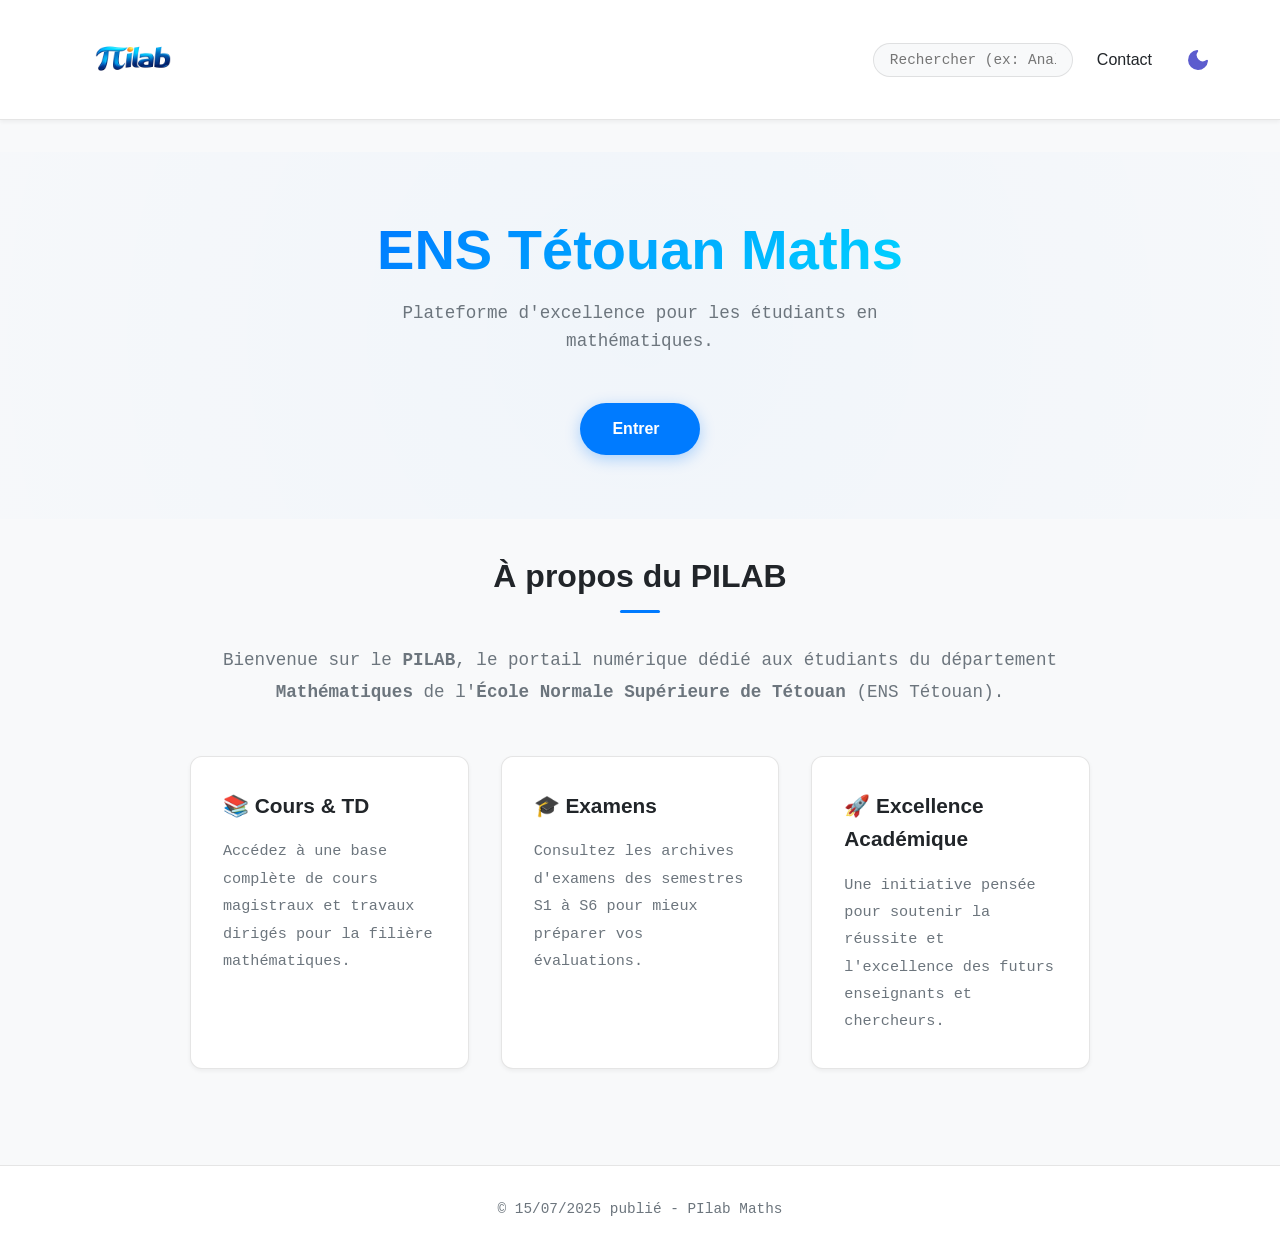
<file: index.html>
<!DOCTYPE html>
<html lang="fr" data-theme="light">

<head>
    <meta name="google-site-verification" content="vB6niyCfg5U5yJbvKF1G--aaFftLFyLb_M4g_LtygfQ" />
    <meta charset="UTF-8">
    <meta name="viewport" content="width=device-width, initial-scale=1.0, maximum-scale=1.0, user-scalable=no">
    <meta name="description"
        content="Plateforme d'excellence pour les étudiants en mathématiques de l'ENS Tétouan. Résumés, cours et examens.">
    <meta name="keywords" content="Mathématiques, ENS Tétouan, Cours, TD, Examens, Algèbre, Analyse, PILAB">
    <meta name="author" content="PILAB - ENS Tétouan">
    <meta http-equiv="Content-Security-Policy"
        content="default-src 'self'; script-src 'self' 'unsafe-inline'; style-src 'self' 'unsafe-inline' https://fonts.googleapis.com; font-src 'self' https://fonts.gstatic.com; img-src 'self' data:; object-src 'none'; base-uri 'self';">

    <!-- Open Graph / Facebook -->
    <meta property="og:type" content="website">
    <meta property="og:url" content="https://ens-math-ali.github.io/SITE-PILAB/">
    <meta property="og:title" content="πLab - ENS Tétouan Maths">
    <meta property="og:description"
        content="Plateforme d'excellence pour les étudiants en mathématiques de l'ENS Tétouan. Résumés, cours et examens.">
    <meta property="og:image" content="https://ens-math-ali.github.io/SITE-PILAB/images/logo.svg">

    <!-- Twitter -->
    <meta property="twitter:card" content="summary_large_image">
    <meta property="twitter:url" content="https://ens-math-ali.github.io/SITE-PILAB/">
    <meta property="twitter:title" content="πLab - ENS Tétouan Maths">
    <meta property="twitter:description"
        content="Plateforme d'excellence pour les étudiants en mathématiques de l'ENS Tétouan. Résumés, cours et examens.">
    <meta property="twitter:image" content="https://ens-math-ali.github.io/SITE-PILAB/images/logo.svg">

    <link rel="canonical" href="https://ens-math-ali.github.io/SITE-PILAB/">
    <title>πLab - ENS Tétouan Maths</title>
    <link rel="shortcut icon" href="images/favicon.ico" type="image/x-icon">
    <link rel="icon" type="image/png" sizes="16x16" href="images/favicon-16x16.png">
    <link rel="icon" type="image/png" sizes="32x32" href="images/favicon-32x32.png">
    <link rel="icon" type="image/png" sizes="48x48" href="images/favicon-48x48.png">
    <link rel="icon" type="image/png" sizes="96x96" href="images/favicon-96x96.png">
    <link rel="icon" type="image/png" sizes="192x192" href="images/favicon-192.png">
    <link rel="apple-touch-icon" sizes="180x180" href="images/favicon-180x180.png">
    <link rel="manifest" href="manifest.json">

    <!-- Fonts & CSS -->
    <link rel="stylesheet" href="css/style.css">
    <!-- Structured Data (JSON-LD) -->
    <script type="application/ld+json">
    {
      "@context": "https://schema.org",
      "@type": "WebSite",
      "name": "πLab - ENS Tétouan Maths",
      "url": "https://ens-math-ali.github.io/SITE-PILAB/",
      "potentialAction": {
        "@type": "SearchAction",
        "target": "https://ens-math-ali.github.io/SITE-PILAB/unites.html?search={search_term_string}",
        "query-input": "required name=search_term_string"
      },
      "publisher": {
        "@type": "Organization",
        "name": "ENS Tétouan - Département Mathématiques",
        "logo": {
          "@type": "ImageObject",
          "url": "https://ens-math-ali.github.io/SITE-PILAB/images/logo.svg"
        }
      }
    }
    </script>
    <script type="application/ld+json">
    {
      "@context": "https://schema.org",
      "@type": "Organization",
      "name": "πLab",
      "url": "https://ens-math-ali.github.io/SITE-PILAB/",
      "logo": "https://ens-math-ali.github.io/SITE-PILAB/images/logo.svg"
    }
    </script>
    <!-- Google tag (gtag.js) -->
    <script async src="https://www.googletagmanager.com/gtag/js?id=G-GX50ZP8H44"></script>
    <script>
        window.dataLayer = window.dataLayer || [];
        function gtag() { dataLayer.push(arguments); }
        gtag('js', new Date());

        gtag('config', 'G-GX50ZP8H44');
    </script>
</head>

<body>
    <header>
        <div class="container">
            <a href="index.html" class="logo-container">
                <img src="images/pilab.png" alt="πLab Logo" class="logo-img">
            </a>

            <div class="nav-wrapper">
                <div class="search-container">
                    <input type="text" id="global-search" placeholder="Rechercher (ex: Analyse, S3)..."
                        class="search-input" aria-label="Recherche">
                    <ul id="search-results" class="search-results"></ul>
                </div>
                <a href="contact.html" class="nav-link">Contact</a>
                <div class="controls">
                    <button id="dark-mode-toggle" class="icon-btn" aria-label="Toggle Dark Mode">
                        <img id="theme-icon" src="images/moon.svg" alt="Dark Mode" class="theme-icon-img">
                    </button>
                </div>
            </div>

        </div>
    </header>

    <main>
        <section class="hero">
            <h1 class="hero-title">ENS Tétouan Maths</h1>
            <p class="hero-subtitle">Plateforme d'excellence pour les étudiants en mathématiques.</p>

            <a href="semestres.html" class="btn-primary">
                Entrer
                <span class="arrow"></span>
            </a>
        </section>


        <section class="container about-section">
            <h2 class="section-title">À propos du PILAB</h2>
            <div class="about-content">
                <p>
                    Bienvenue sur le <strong>PILAB</strong>, le portail numérique dédié aux étudiants du département
                    <strong>Mathématiques</strong> de l'<strong>École Normale Supérieure de Tétouan</strong> (ENS
                    Tétouan).
                </p>    
                <div class="features-grid">
                    <div class="feature-item">
                        <h3>📚 Cours & TD</h3>
                        <p>Accédez à une base complète de cours magistraux et travaux dirigés pour la filière
                            mathématiques.</p>
                    </div>
                    <div class="feature-item">
                        <h3>🎓 Examens </h3>
                        <p>Consultez les archives d'examens des semestres S1 à S6 pour mieux préparer vos évaluations.
                        </p>
                    </div>
                    <div class="feature-item">
                        <h3>🚀 Excellence Académique</h3>
                        <p>Une initiative pensée pour soutenir la réussite et l'excellence des futurs enseignants et
                            chercheurs.</p>
                    </div>
                </div>
            </div>
        </section>
    </main>

    <footer>
        <div class="container">
            <p>&copy; 15/07/2025 publié - PIlab Maths</p>
        </div>
    </footer>

    <!-- Scripts -->
    <script src="js/main.js" defer></script>
</body>

</html>
</file>
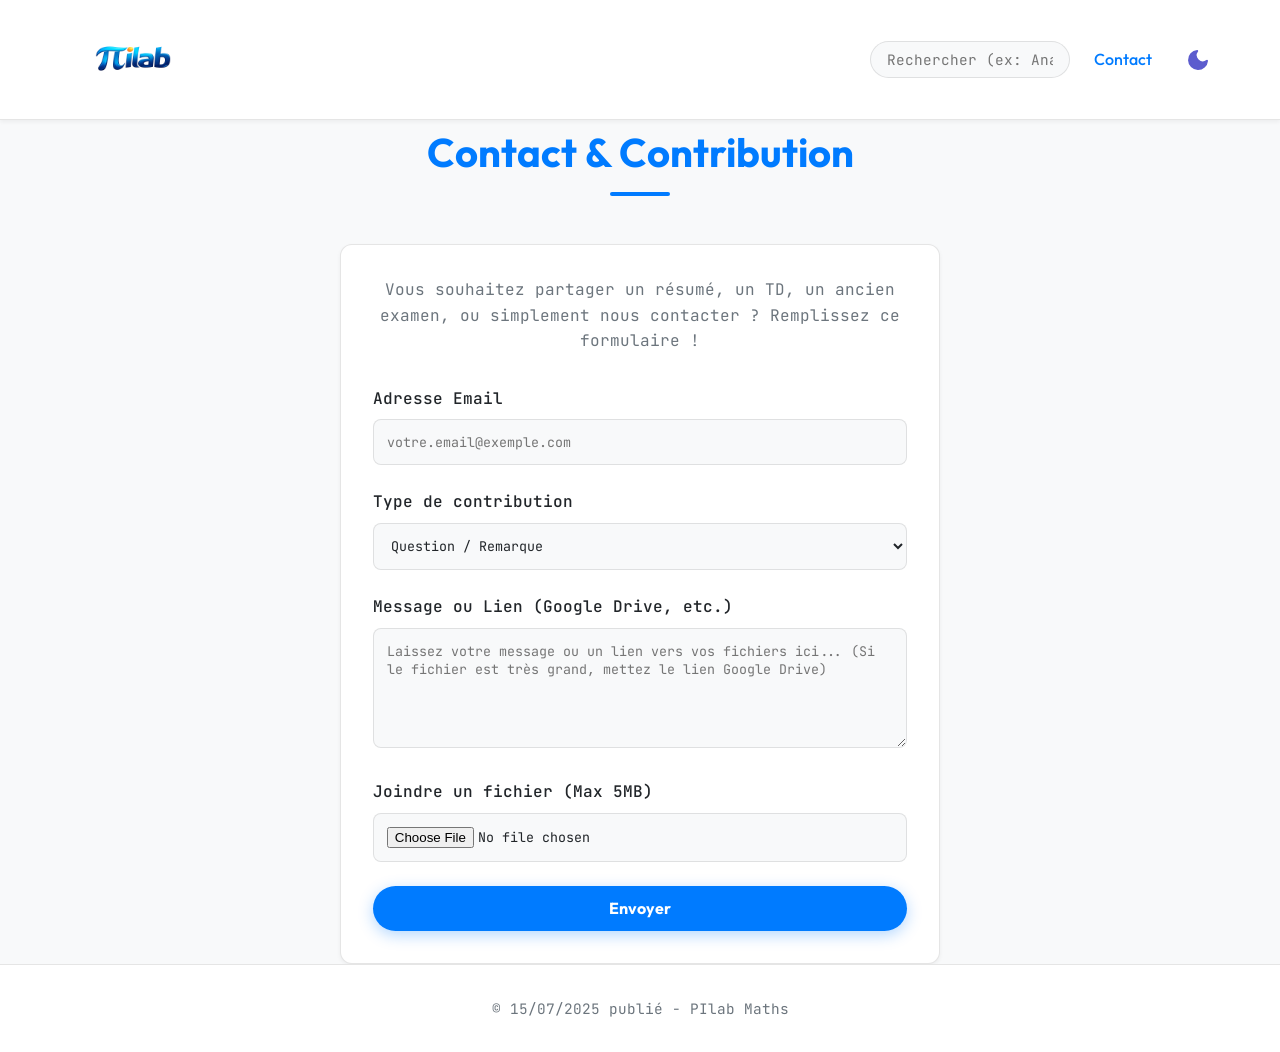
<file: contact.html>
<!DOCTYPE html>
<html lang="fr" data-theme="light">

<head>
    <meta charset="UTF-8">
    <meta name="viewport" content="width=device-width, initial-scale=1.0, maximum-scale=1.0, user-scalable=no">
    <title>πLab - Contact & Contribution</title>
    <link rel="shortcut icon" href="images/favicon.ico" type="image/x-icon">
    <link rel="icon" type="image/png" sizes="16x16" href="images/favicon-16x16.png">
    <link rel="icon" type="image/png" sizes="32x32" href="images/favicon-32x32.png">
    <link rel="icon" type="image/png" sizes="48x48" href="images/favicon-48x48.png">
    <link rel="icon" type="image/png" sizes="96x96" href="images/favicon-96x96.png">
    <link rel="icon" type="image/png" sizes="192x192" href="images/favicon-192.png">
    <link rel="apple-touch-icon" sizes="180x180" href="images/favicon-180x180.png">
    <link rel="manifest" href="manifest.json">
    <link rel="stylesheet" href="css/style.css">
    <style>
        .contact-container {
            max-width: 600px;
            margin: 0 auto;
            background: var(--card-bg);
            padding: 2rem;
            border-radius: var(--radius-md);
            box-shadow: var(--shadow-sm);
            border: 1px solid var(--border-color);
        }

        .form-group {
            margin-bottom: 1.5rem;
        }

        .form-group label {
            display: block;
            margin-bottom: 0.5rem;
            font-weight: 500;
        }

        .form-control {
            width: 100%;
            padding: 0.8rem;
            border: 1px solid var(--border-color);
            border-radius: var(--radius-sm);
            background: var(--bg-color);
            color: var(--text-color);
            font-family: inherit;
        }

        .form-control:focus {
            outline: none;
            border-color: var(--primary-color);
        }

        textarea.form-control {
            resize: vertical;
            min-height: 120px;
        }
    </style>
</head>

<body>
    <header>
        <div class="container">
            <a href="index.html" class="logo-container">
                <img src="images/pilab.png" alt="πLab Logo" class="logo-img">
            </a>
            <div class="nav-wrapper">
                <div class="search-container">
                    <input type="text" id="global-search" placeholder="Rechercher (ex: Analyse, S3)..."
                        class="search-input" aria-label="Recherche">
                    <ul id="search-results" class="search-results"></ul>
                </div>
                <a href="contact.html" class="nav-link" style="color: var(--primary-color);">Contact</a>
                <div class="controls">
                    <button id="dark-mode-toggle" class="icon-btn" aria-label="Toggle Dark Mode">
                        <img id="theme-icon" src="images/moon.svg" alt="Dark Mode" class="theme-icon-img">
                    </button>
                </div>
            </div>
        </div>
    </header>

    <main class="container">
        <h1 class="page-title">Contact & Contribution</h1>

        <div class="contact-container">
            <p style="text-align: center; margin-bottom: 2rem; color: var(--text-muted);">
                Vous souhaitez partager un résumé, un TD, un ancien examen, ou simplement nous contacter ? Remplissez ce
                formulaire !
            </p>
            <form id="contactForm" action="https://formsubmit.co/imalailazkai.50026091@gmail.com" method="POST"
                enctype="multipart/form-data">
                <!-- Disable Captcha -->
                <input type="hidden" name="_captcha" value="false">
                <input type="hidden" name="_subject" value="Nouveau message depuis πLab !">


                <div class="form-group">
                    <label for="email">Adresse Email</label>
                    <input type="email" id="email" name="email" class="form-control" required
                        placeholder="votre.email@exemple.com">
                </div>
                <div class="form-group">
                    <label for="type">Type de contribution</label>
                    <select id="type" name="type" class="form-control">
                        <option value="question">Question / Remarque</option>
                        <option value="cours">Partage d'un Cours</option>
                        <option value="td">Partage de TD / Exercices</option>
                        <option value="examen">Partage d'un ancien Examen</option>
                    </select>
                </div>
                <div class="form-group">
                    <label for="message">Message ou Lien (Google Drive, etc.)</label>
                    <textarea id="message" name="message" class="form-control"
                        placeholder="Laissez votre message ou un lien vers vos fichiers ici... (Si le fichier est très grand, mettez le lien Google Drive)"></textarea>
                </div>
                <div class="form-group">
                    <label for="attachment">Joindre un fichier (Max 5MB)</label>
                    <input type="file" id="attachment" name="attachment" class="form-control"
                        accept=".pdf,.png,.jpg,.jpeg">
                    <small id="fileError" style="color: red; display: none; margin-top: 5px;">Le fichier est trop grand.
                        Limite: 5MB.</small>
                </div>
                <button type="submit" class="btn-primary" style="width: 100%; justify-content: center;">Envoyer</button>
            </form>
        </div>
    </main>

    <footer>
        <div class="container">
            <p>&copy; 15/07/2025 publié - PIlab Maths</p>
        </div>
    </footer>

    <script src="js/main.js" defer></script>
    <script>
        document.getElementById('contactForm').addEventListener('submit', function (e) {
            const fileInput = document.getElementById('attachment');
            const fileError = document.getElementById('fileError');

            if (fileInput.files.length > 0) {
                const fileSize = fileInput.files[0].size / 1024 / 1024; // in MB
                if (fileSize > 5) {
                    e.preventDefault();
                    fileError.style.display = 'block';
                    fileInput.value = ''; // clear input
                    return false;
                }
            }
            fileError.style.display = 'none';
        });
    </script>
</body>

</html>
</file>
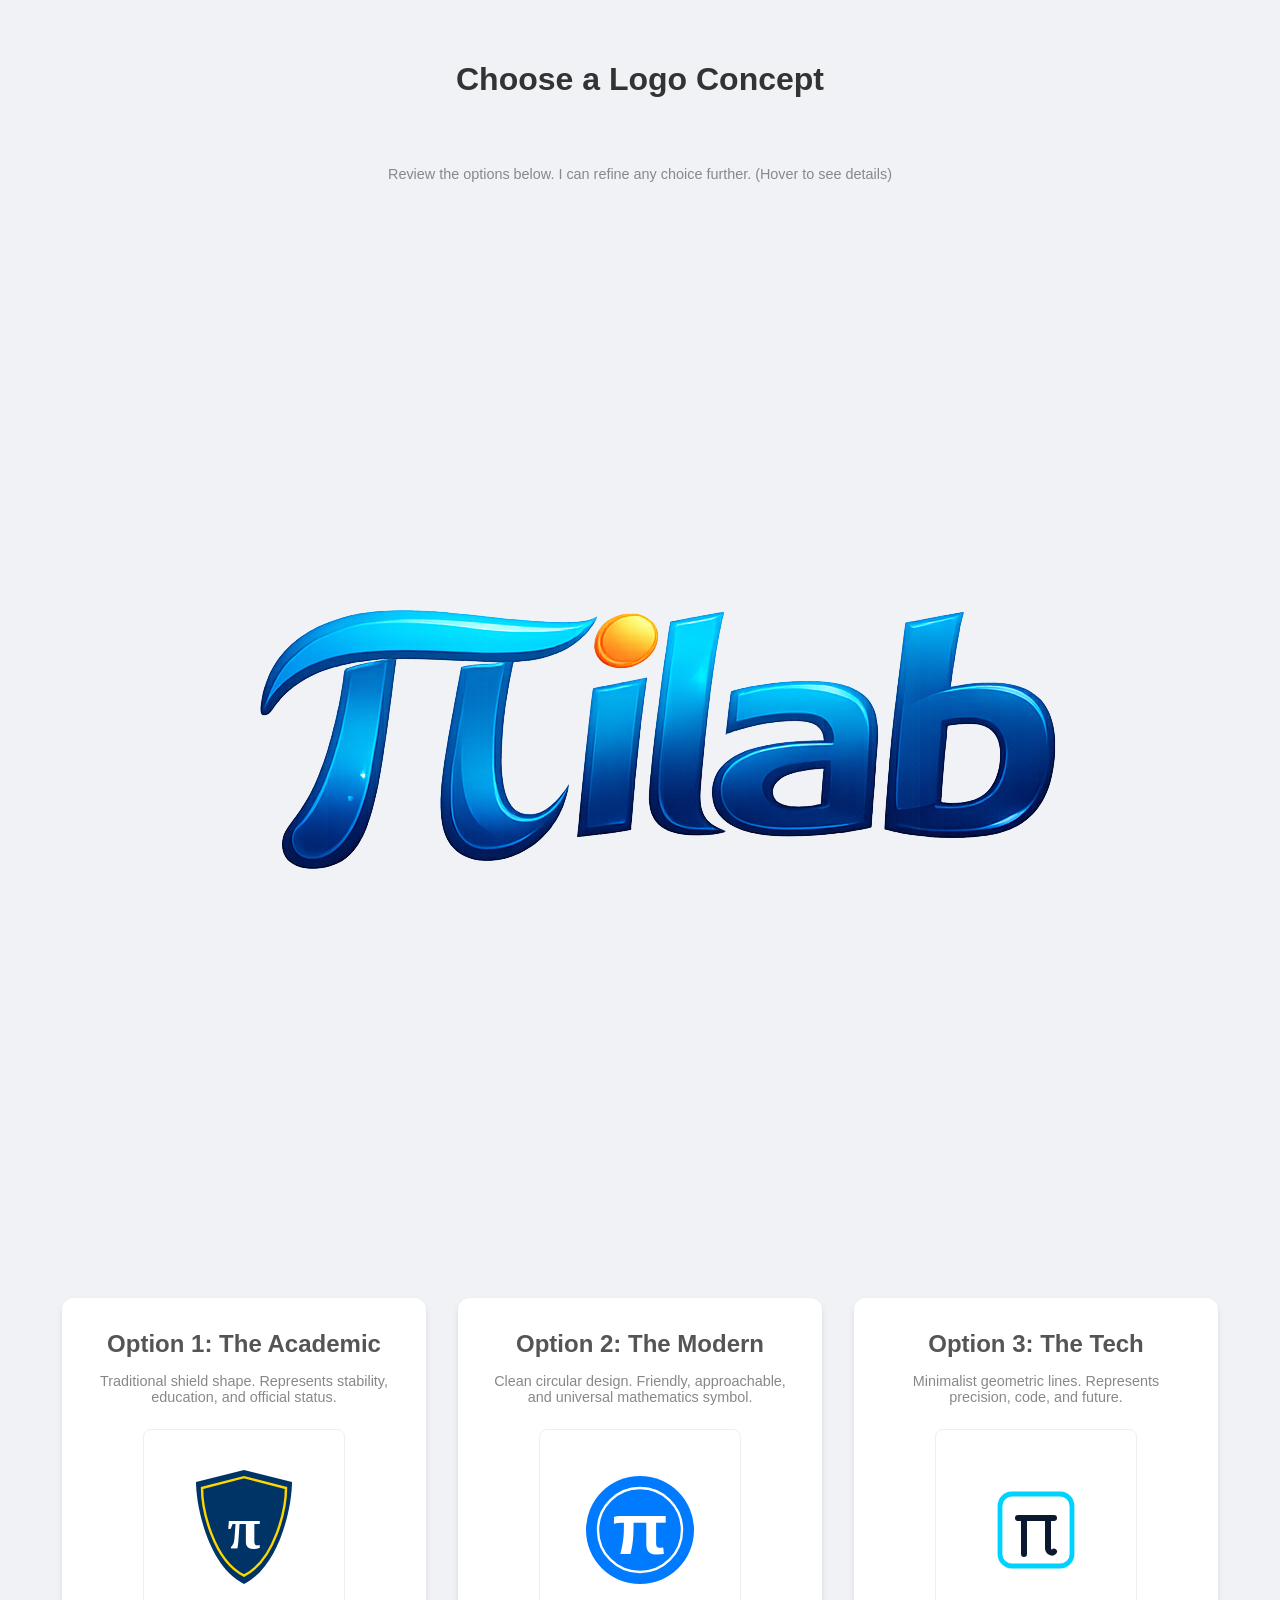
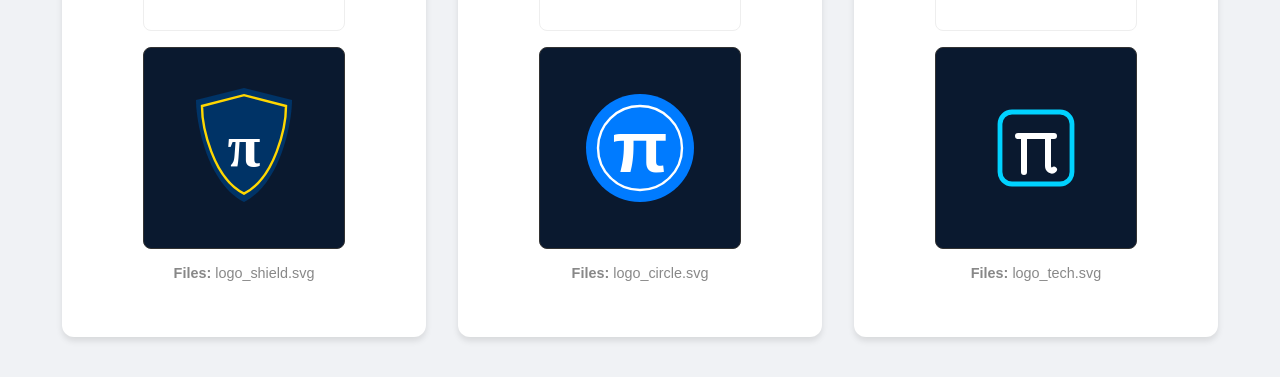
<file: logo_options.html>
<!DOCTYPE html>
<html lang="fr" data-theme="light">

<head>
    <meta charset="UTF-8">
    <meta name="viewport" content="width=device-width, initial-scale=1.0">
    <title>PILAB Logo Options</title>
    <style>
        body {
            font-family: 'Segoe UI', sans-serif;
            background-color: #f0f2f5;
            display: flex;
            flex-direction: column;
            align-items: center;
            padding: 2rem;
            gap: 2rem;
        }

        h1 {
            color: #333;
        }

        .options-container {
            display: flex;
            flex-wrap: wrap;
            gap: 2rem;
            justify-content: center;
        }

        .option-card {
            background: white;
            padding: 2rem;
            border-radius: 12px;
            box-shadow: 0 4px 6px rgba(0, 0, 0, 0.1);
            text-align: center;
            width: 300px;
            transition: transform 0.2s;
        }

        .option-card:hover {
            transform: translateY(-5px);
        }

        .logo-preview {
            width: 200px;
            height: 200px;
            margin: 0 auto 1rem;
            display: flex;
            align-items: center;
            justify-content: center;
            border: 1px solid #eee;
            border-radius: 8px;
            background-color: white;
        }

        .dark-mode-preview {
            background-color: #0a192f;
            border-color: #333;
        }

        h2 {
            margin: 0 0 0.5rem;
            color: #555;
        }

        p {
            color: #888;
            margin-bottom: 1.5rem;
            font-size: 0.9rem;
        }

        button {
            padding: 0.8rem 1.5rem;
            background-color: #007bff;
            color: white;
            border: none;
            border-radius: 6px;
            cursor: pointer;
            font-weight: bold;
        }

        button:hover {
            background-color: #0056b3;
        }
    </style>
</head>

<body>

    <h1>Choose a Logo Concept</h1>
    <p>Review the options below. I can refine any choice further. (Hover to see details)</p>

      <a href="index.html" class="logo-container">
        <img src="images/pilab.png" alt="πLab Logo" class="logo-img">
      </a>
    <div class="options-container">

        <!-- Option 1: Academic Shield -->
        <div class="option-card">
            <h2>Option 1: The Academic</h2>
            <p>Traditional shield shape. Represents stability, education, and official status.</p>
            <div class="logo-preview">
                <svg viewBox="0 0 100 100" width="120" height="120">
                    <path d="M50 95 C20 80 10 30 10 10 L50 0 L90 10 C90 30 80 80 50 95 Z" fill="#003366" />
                    <path d="M15 15 L50 6 L85 15 C85 32 76 75 50 88 C24 75 15 32 15 15 Z" fill="none" stroke="#FFD700"
                        stroke-width="2" />
                    <text x="50" y="65" font-family="serif" font-weight="bold" font-size="50" text-anchor="middle"
                        fill="white">π</text>
                </svg>
            </div>
            <div class="logo-preview dark-mode-preview">
                <!-- Same SVG for Dark Mode check -->
                <svg viewBox="0 0 100 100" width="120" height="120">
                    <path d="M50 95 C20 80 10 30 10 10 L50 0 L90 10 C90 30 80 80 50 95 Z" fill="#003366" />
                    <path d="M15 15 L50 6 L85 15 C85 32 76 75 50 88 C24 75 15 32 15 15 Z" fill="none" stroke="#FFD700"
                        stroke-width="2" />
                    <text x="50" y="65" font-family="serif" font-weight="bold" font-size="50" text-anchor="middle"
                        fill="white">π</text>
                </svg>
            </div>
            <p><strong>Files:</strong> logo_shield.svg</p>
        </div>

        <!-- Option 2: Modern Circle -->
        <div class="option-card">
            <h2>Option 2: The Modern</h2>
            <p>Clean circular design. Friendly, approachable, and universal mathematics symbol.</p>
            <div class="logo-preview">
                <svg viewBox="0 0 100 100" width="120" height="120">
                    <circle cx="50" cy="50" r="45" fill="#007bff" />
                    <circle cx="50" cy="50" r="35" fill="none" stroke="white" stroke-width="2" />
                    <text x="50" y="70" font-family="sans-serif" font-weight="bold" font-size="60" text-anchor="middle"
                        fill="white">π</text>
                </svg>
            </div>
            <div class="logo-preview dark-mode-preview">
                <svg viewBox="0 0 100 100" width="120" height="120">
                    <circle cx="50" cy="50" r="45" fill="#007bff" />
                    <circle cx="50" cy="50" r="35" fill="none" stroke="white" stroke-width="2" />
                    <text x="50" y="70" font-family="sans-serif" font-weight="bold" font-size="60" text-anchor="middle"
                        fill="white">π</text>
                </svg>
            </div>
            <p><strong>Files:</strong> logo_circle.svg</p>
        </div>

        <!-- Option 3: Tech/Minimal -->
        <div class="option-card">
            <h2>Option 3: The Tech</h2>
            <p>Minimalist geometric lines. Represents precision, code, and future.</p>
            <div class="logo-preview">
                <svg viewBox="0 0 100 100" width="120" height="120">
                    <rect x="20" y="20" width="60" height="60" rx="10" fill="none" stroke="#00d2ff" stroke-width="4" />
                    <path d="M35 40 H65 M40 40 V70 M60 40 V65 C60 68 63 70 65 68" fill="none" stroke="#0a192f"
                        stroke-width="5" stroke-linecap="round" />
                </svg>
            </div>
            <div class="logo-preview dark-mode-preview">
                <svg viewBox="0 0 100 100" width="120" height="120">
                    <rect x="20" y="20" width="60" height="60" rx="10" fill="none" stroke="#00d2ff" stroke-width="4" />
                    <path d="M35 40 H65 M40 40 V70 M60 40 V65 C60 68 63 70 65 68" fill="none" stroke="white"
                        stroke-width="5" stroke-linecap="round" />
                </svg>
            </div>
            <p><strong>Files:</strong> logo_tech.svg</p>
        </div>

    </div>

</body>

</html>
</file>
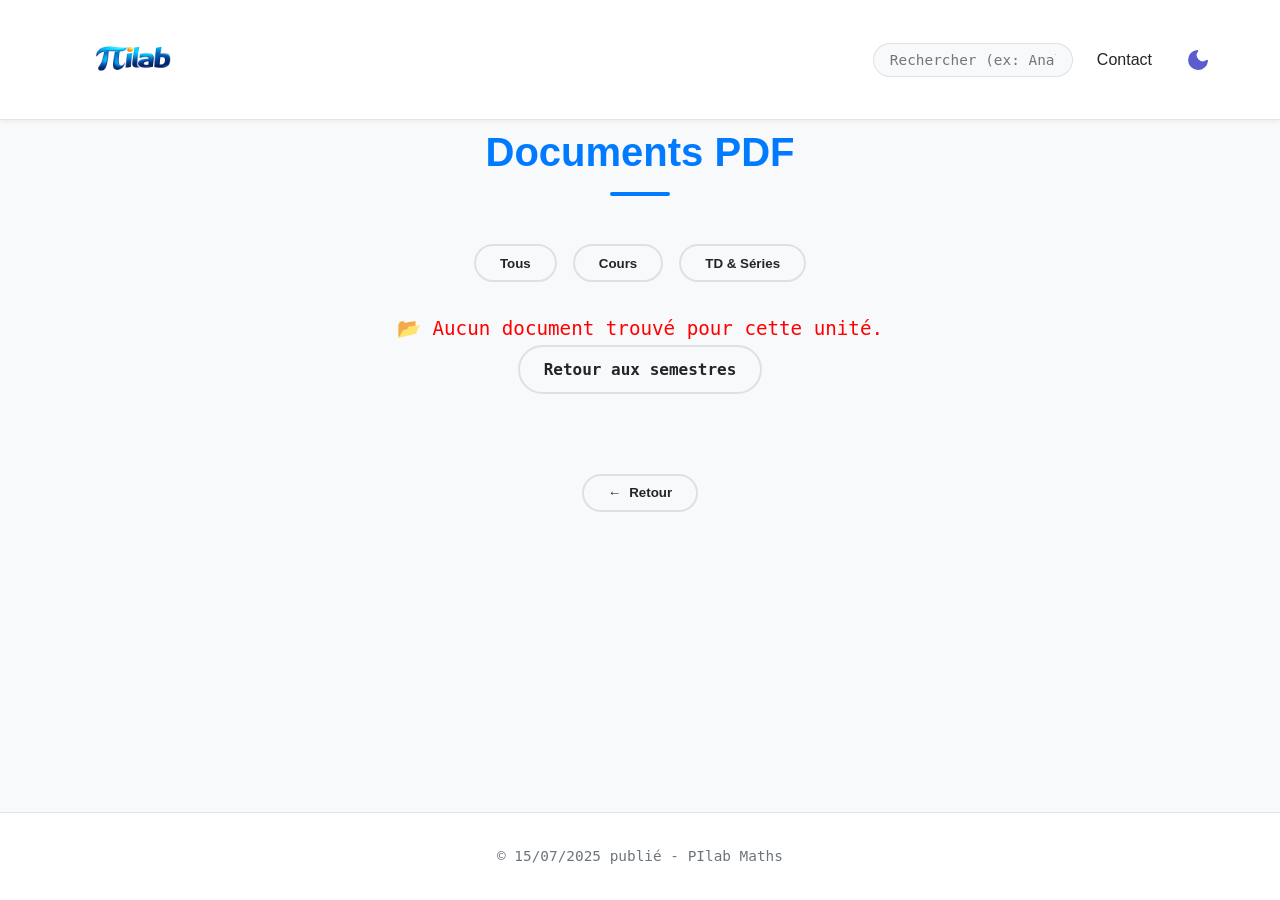
<file: pdf.html>
<!DOCTYPE html>
<html lang="fr" data-theme="light">

<head>
  <meta charset="UTF-8">
  <meta name="viewport" content="width=device-width, initial-scale=1.0, maximum-scale=1.0, user-scalable=no">
  <meta name="description" content="Visualisez et téléchargez les documents PDF, cours et séries d'exercices.">
  <meta name="keywords" content="PDF, Documents, Téléchargement, Cours, Mathématiques, ENS Tétouan">
  <meta name="author" content="PILAB - ENS Tétouan">
  <meta http-equiv="Content-Security-Policy"
    content="default-src 'self'; script-src 'self' 'unsafe-inline'; style-src 'self' 'unsafe-inline' https://fonts.googleapis.com; font-src 'self' https://fonts.gstatic.com; img-src 'self' data:; object-src 'self'; frame-src 'self'; base-uri 'self';">

  <!-- Open Graph / Facebook -->
  <meta property="og:type" content="website">
  <meta property="og:url" content="https://ens-math-ali.github.io/SITE-PILAB/pdf.html">
  <meta property="og:title" content="πLab - Documents PDF">
  <meta property="og:description" content="Visualisez et téléchargez les documents PDF, cours et séries d'exercices.">
  <meta property="og:image" content="https://ens-math-ali.github.io/SITE-PILAB/images/logo.svg">

  <!-- Twitter -->
  <meta property="twitter:card" content="summary_large_image">
  <meta property="twitter:url" content="https://ens-math-ali.github.io/SITE-PILAB/pdf.html">
  <meta property="twitter:title" content="πLab - Documents PDF">
  <meta property="twitter:description"
    content="Visualisez et téléchargez les documents PDF, cours et séries d'exercices.">
  <meta property="twitter:image" content="https://ens-math-ali.github.io/SITE-PILAB/images/logo.svg">

  <link rel="canonical" href="https://ens-math-ali.github.io/SITE-PILAB/pdf.html">
  <title>πLab - Documents PDF</title>
  <link rel="shortcut icon" href="images/favicon.ico" type="image/x-icon">
  <link rel="icon" type="image/png" sizes="16x16" href="images/favicon-16x16.png">
  <link rel="icon" type="image/png" sizes="32x32" href="images/favicon-32x32.png">
  <link rel="icon" type="image/png" sizes="48x48" href="images/favicon-48x48.png">
  <link rel="icon" type="image/png" sizes="96x96" href="images/favicon-96x96.png">
  <link rel="icon" type="image/png" sizes="192x192" href="images/favicon-192.png">
  <link rel="apple-touch-icon" sizes="180x180" href="images/favicon-180x180.png">
  <link rel="manifest" href="manifest.json">
  <link rel="stylesheet" href="css/style.css?v=restore">
  <!-- Structured Data (Breadcrumb) -->
  <script type="application/ld+json">
  {
    "@context": "https://schema.org",
    "@type": "BreadcrumbList",
    "itemListElement": [{
      "@type": "ListItem",
      "position": 1,
      "name": "Accueil",
      "item": "https://ens-math-ali.github.io/SITE-PILAB/index.html"
    },{
      "@type": "ListItem",
      "position": 2,
      "name": "Modules",
      "item": "https://ens-math-ali.github.io/SITE-PILAB/unites.html"
    },{
      "@type": "ListItem",
      "position": 3,
      "name": "Documents PDF",
      "item": "https://ens-math-ali.github.io/SITE-PILAB/pdf.html"
    }]
  }
  </script>
</head>

<body>
  <header>
    <div class="container">
      <a href="index.html" class="logo-container">
        <img src="images/pilab.png" alt="πLab Logo" class="logo-img">
      </a>

            <div class="nav-wrapper">
                <div class="search-container">
                    <input type="text" id="global-search" placeholder="Rechercher (ex: Analyse, S3)..." class="search-input" aria-label="Recherche">
                    <ul id="search-results" class="search-results"></ul>
                </div>
                <a href="contact.html" class="nav-link">Contact</a>
                <div class="controls">
                    <button id="dark-mode-toggle" class="icon-btn" aria-label="Toggle Dark Mode">
                        <img id="theme-icon" src="images/moon.svg" alt="Dark Mode" class="theme-icon-img">
                    </button>
                </div>
            </div>
    </div>
  </header>

  <main class="container">
    <h1 class="page-title">Documents PDF</h1>

    <div class="filter-controls" style="display: flex; justify-content: center; gap: 1rem; margin-bottom: 2rem; flex-wrap: wrap;">
      <button class="btn-secondary filter-btn active" data-filter="all">Tous</button>
      <button class="btn-secondary filter-btn" data-filter="cours">Cours</button>
      <button class="btn-secondary filter-btn" data-filter="td">TD & Séries</button>
    </div>

    <div class="grid-layout" id="pdfContainer">
      <!-- Content injected by js/pdfGridLoader.js -->
    </div>

    <div style="text-align: center; margin-top: 3rem;">
      <button onclick="history.back()" class="btn-secondary">
        <span>←</span> Retour
      </button>
    </div>
  </main>

  <footer>
    <div class="container">
      <p>&copy; 15/07/2025 publié - PIlab Maths</p>
    </div>
  </footer>

  <!-- PDF Modal View -->
  <div class="modal-overlay" id="pdfModal">
    <div class="modal-content">
      <button class="modal-close" onclick="closePdf()">×</button>
      <iframe id="pdfViewer" class="modal-iframe" src=""></iframe>
    </div>
  </div>

  <script src="js/pdfGridLoader.js" defer></script>
  <script src="js/main.js" defer></script>
</body>

</html>
</file>
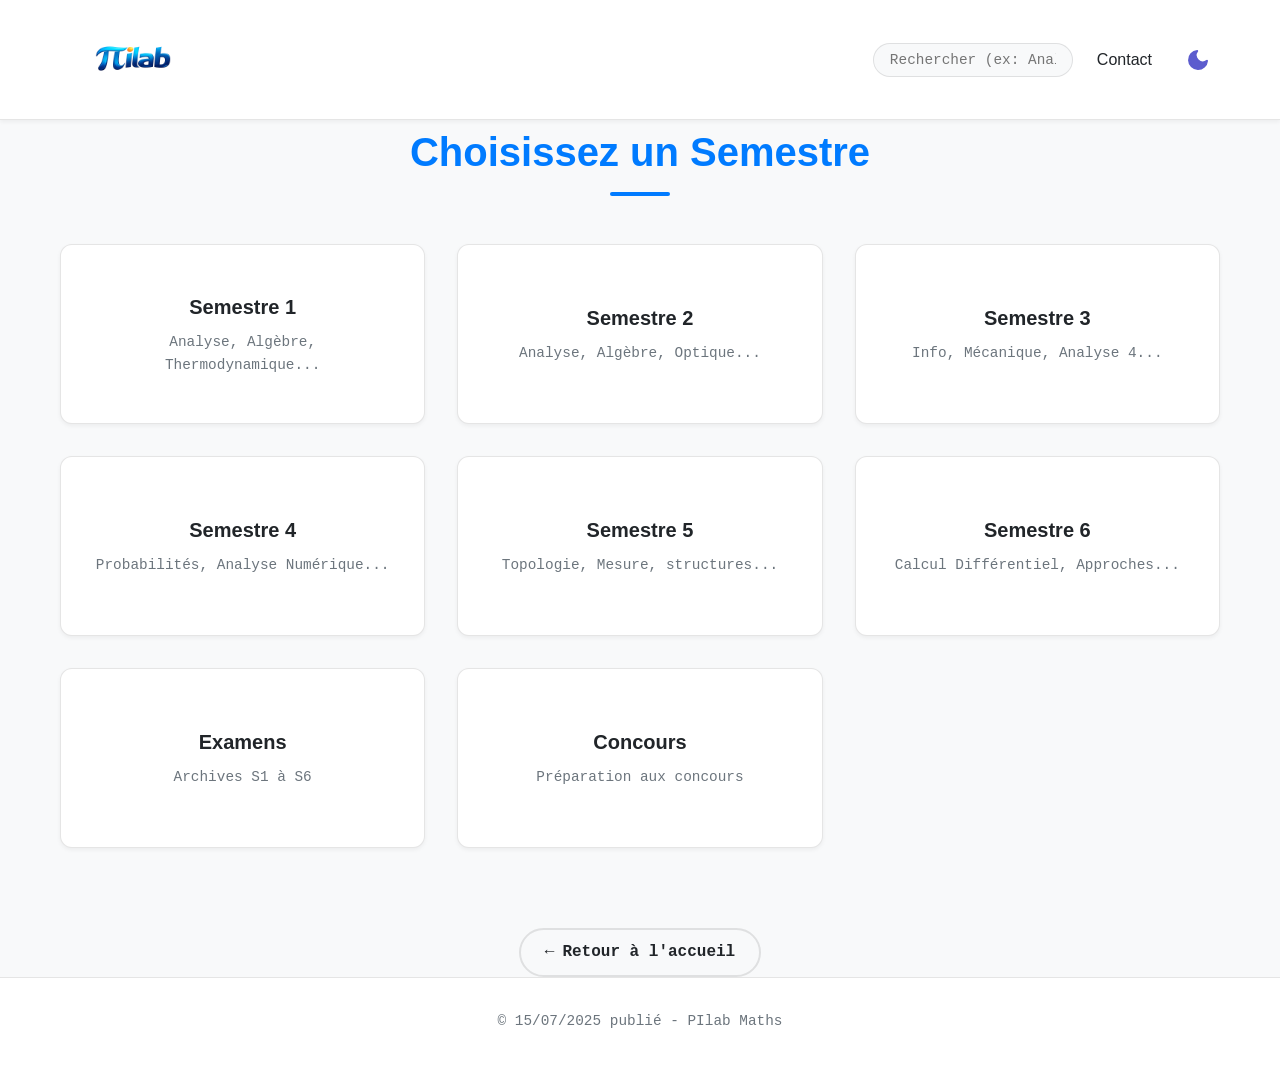
<file: semestres.html>
<!DOCTYPE html>
<html lang="fr" data-theme="light">

<head>
    <meta charset="UTF-8">
    <meta name="viewport" content="width=device-width, initial-scale=1.0, maximum-scale=1.0, user-scalable=no">
    <meta name="description"
        content="Parcourez les semestres de la filière Mathématiques à l'ENS Tétouan. S1 à S6, Examens et Concours.">
    <meta name="keywords" content="Semestres, S1, S2, S3, S4, S5, S6, Examens, Concours, ENS Tétouan">
    <meta name="author" content="PILAB - ENS Tétouan">
    <meta http-equiv="Content-Security-Policy"
        content="default-src 'self'; script-src 'self' 'unsafe-inline'; style-src 'self' 'unsafe-inline' https://fonts.googleapis.com; font-src 'self' https://fonts.gstatic.com; img-src 'self' data:; object-src 'none'; base-uri 'self';">

    <!-- Open Graph / Facebook -->
    <meta property="og:type" content="website">
    <meta property="og:url" content="https://ens-math-ali.github.io/SITE-PILAB/semestres.html">
    <meta property="og:title" content="πLab - Semestres">
    <meta property="og:description"
        content="Parcourez les semestres de la filière Mathématiques à l'ENS Tétouan. S1 à S6, Examens et Concours.">
    <meta property="og:image" content="https://ens-math-ali.github.io/SITE-PILAB/images/logo.svg">

    <!-- Twitter -->
    <meta property="twitter:card" content="summary_large_image">
    <meta property="twitter:url" content="https://ens-math-ali.github.io/SITE-PILAB/semestres.html">
    <meta property="twitter:title" content="πLab - Semestres">
    <meta property="twitter:description"
        content="Parcourez les semestres de la filière Mathématiques à l'ENS Tétouan. S1 à S6, Examens et Concours.">
    <meta property="twitter:image" content="https://ens-math-ali.github.io/SITE-PILAB/images/logo.svg">

    <link rel="canonical" href="https://ens-math-ali.github.io/SITE-PILAB/semestres.html">
    <title>πLab - Semestres</title>
    <link rel="shortcut icon" href="images/favicon.ico" type="image/x-icon">
    <link rel="icon" type="image/png" sizes="16x16" href="images/favicon-16x16.png">
    <link rel="icon" type="image/png" sizes="32x32" href="images/favicon-32x32.png">
    <link rel="icon" type="image/png" sizes="48x48" href="images/favicon-48x48.png">
    <link rel="icon" type="image/png" sizes="96x96" href="images/favicon-96x96.png">
    <link rel="icon" type="image/png" sizes="192x192" href="images/favicon-192.png">
    <link rel="apple-touch-icon" sizes="180x180" href="images/favicon-180x180.png">
    <link rel="manifest" href="manifest.json">
    <link rel="stylesheet" href="css/style.css">
    <!-- Structured Data (Breadcrumb) -->
    <script type="application/ld+json">
    {
      "@context": "https://schema.org",
      "@type": "BreadcrumbList",
      "itemListElement": [{
        "@type": "ListItem",
        "position": 1,
        "name": "Accueil",
        "item": "https://ens-math-ali.github.io/SITE-PILAB/index.html"
      },{
        "@type": "ListItem",
        "position": 2,
        "name": "Semestres",
        "item": "https://ens-math-ali.github.io/SITE-PILAB/semestres.html"
      }]
    }
    </script>
</head>

<body>
    <header>
        <div class="container">
            <a href="index.html" class="logo-container">
                <img src="images/pilab.png" alt="πLab Logo" class="logo-img">
            </a>

            <div class="nav-wrapper">
                <div class="search-container">
                    <input type="text" id="global-search" placeholder="Rechercher (ex: Analyse, S3)..." class="search-input" aria-label="Recherche">
                    <ul id="search-results" class="search-results"></ul>
                </div>
                <a href="contact.html" class="nav-link">Contact</a>
                <div class="controls">
                    <button id="dark-mode-toggle" class="icon-btn" aria-label="Toggle Dark Mode">
                        <img id="theme-icon" src="images/moon.svg" alt="Dark Mode" class="theme-icon-img">
                    </button>
                </div>
            </div>
        </div>
    </header>

    <main class="container">
        <h1 class="page-title">Choisissez un Semestre</h1>

        <div class="grid-layout">
            <a href="unites.html?semestre=s1" class="card">
                <h3>Semestre 1</h3>
                <p>Analyse, Algèbre, Thermodynamique...</p>
            </a>
            <a href="unites.html?semestre=s2" class="card">
                <h3>Semestre 2</h3>
                <p>Analyse, Algèbre, Optique...</p>
            </a>
            <a href="unites.html?semestre=s3" class="card">
                <h3>Semestre 3</h3>
                <p>Info, Mécanique, Analyse 4...</p>
            </a>
            <a href="unites.html?semestre=s4" class="card">
                <h3>Semestre 4</h3>
                <p>Probabilités, Analyse Numérique...</p>
            </a>
            <a href="unites.html?semestre=s5" class="card">
                <h3>Semestre 5</h3>
                <p>Topologie, Mesure, structures...</p>
            </a>
            <a href="unites.html?semestre=s6" class="card">
                <h3>Semestre 6</h3>
                <p>Calcul Différentiel, Approches...</p>
            </a>
            <a href="unites.html?semestre=examens" class="card">
                <h3>Examens</h3>
                <p>Archives S1 à S6</p>
            </a>
            <a href="unites.html?semestre=Concours" class="card">
                <h3>Concours</h3>
                <p>Préparation aux concours</p>
            </a>

        </div>

        <div style="text-align: center; margin-top: 3rem;">
            <a href="index.html" class="btn-secondary">
                <span>←</span> Retour à l'accueil
            </a>
        </div>
    </main>

    <footer>
        <div class="container">
            <p>&copy; 15/07/2025 publié - PIlab Maths</p>
        </div>
    </footer>

    <script src="js/main.js" defer></script>
</body>

</html>
</file>
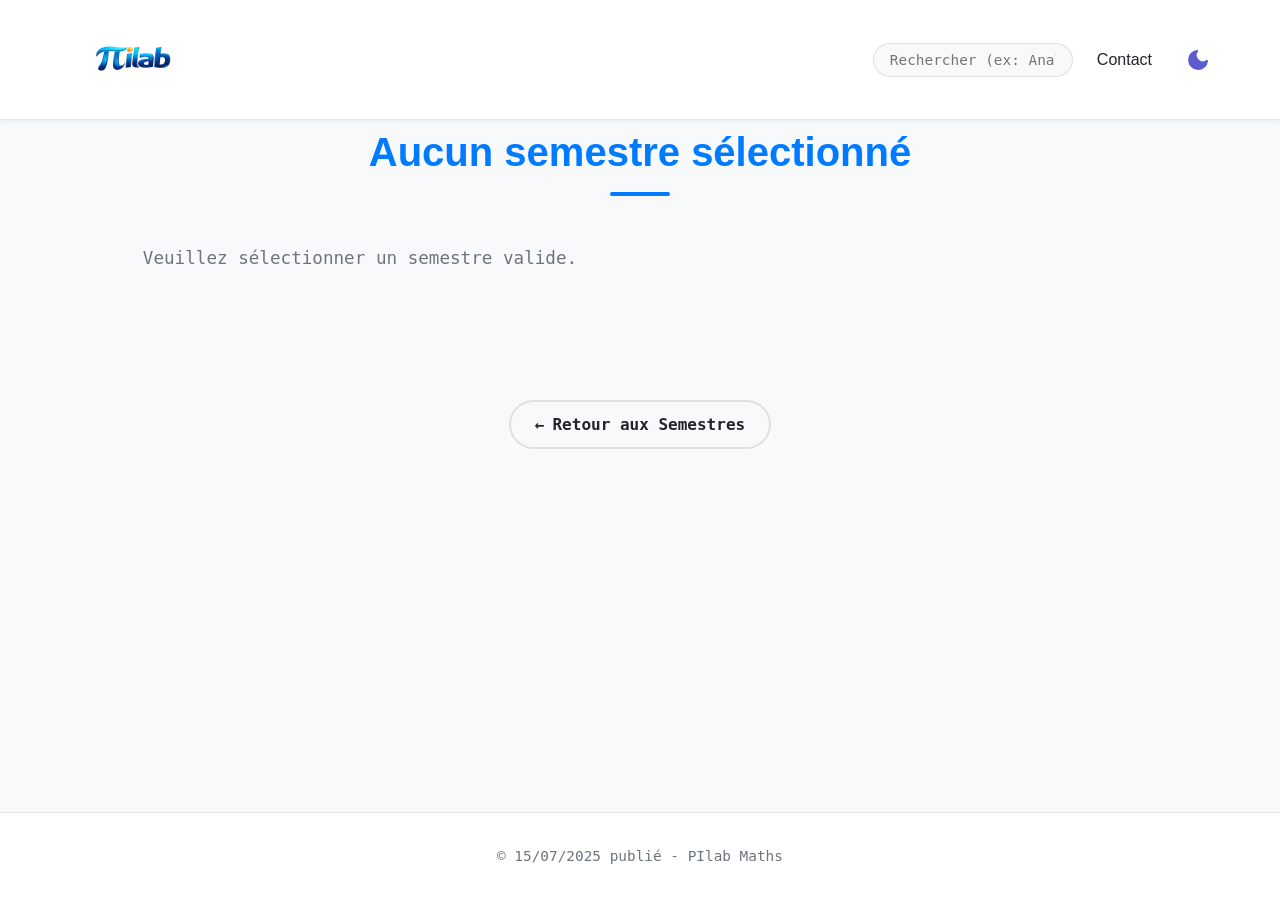
<file: unites.html>
<!DOCTYPE html>
<html lang="fr" data-theme="light">

<head>
  <meta charset="UTF-8">
  <meta name="viewport" content="width=device-width, initial-scale=1.0, maximum-scale=1.0, user-scalable=no">
  <meta name="description"
    content="Modules et unités d'enseignement par semestre. Accédez aux ressources pédagogiques du PILAB.">
  <meta name="keywords" content="Modules, Unités, Mathématiques, Cours, TD, ENS Tétouan">
  <meta name="author" content="PILAB - ENS Tétouan">
  <meta http-equiv="Content-Security-Policy"
    content="default-src 'self'; script-src 'self' 'unsafe-inline'; style-src 'self' 'unsafe-inline' https://fonts.googleapis.com; font-src 'self' https://fonts.gstatic.com; img-src 'self' data:; object-src 'none'; base-uri 'self';">

  <!-- Open Graph / Facebook -->
  <meta property="og:type" content="website">
  <meta property="og:url" content="https://ens-math-ali.github.io/SITE-PILAB/unites.html">
  <meta property="og:title" content="πLab - Modules">
  <meta property="og:description"
    content="Modules et unités d'enseignement par semestre. Accédez aux ressources pédagogiques du PILAB.">
  <meta property="og:image" content="https://ens-math-ali.github.io/SITE-PILAB/images/logo.svg">

  <!-- Twitter -->
  <meta property="twitter:card" content="summary_large_image">
  <meta property="twitter:url" content="https://ens-math-ali.github.io/SITE-PILAB/unites.html">
  <meta property="twitter:title" content="πLab - Modules">
  <meta property="twitter:description"
    content="Modules et unités d'enseignement par semestre. Accédez aux ressources pédagogiques du PILAB.">
  <meta property="twitter:image" content="https://ens-math-ali.github.io/SITE-PILAB/images/logo.svg">

  <link rel="canonical" href="https://ens-math-ali.github.io/SITE-PILAB/unites.html">
  <title>πLab - Modules</title>
    <link rel="shortcut icon" href="images/favicon.ico" type="image/x-icon">
    <link rel="icon" type="image/png" sizes="16x16" href="images/favicon-16x16.png">
    <link rel="icon" type="image/png" sizes="32x32" href="images/favicon-32x32.png">
    <link rel="icon" type="image/png" sizes="48x48" href="images/favicon-48x48.png">
    <link rel="icon" type="image/png" sizes="96x96" href="images/favicon-96x96.png">
    <link rel="icon" type="image/png" sizes="192x192" href="images/favicon-192.png">
    <link rel="apple-touch-icon" sizes="180x180" href="images/favicon-180x180.png">
    <link rel="manifest" href="manifest.json">
    <link rel="stylesheet" href="css/style.css">
  <!-- Structured Data (Breadcrumb) -->
  <script type="application/ld+json">
  {
    "@context": "https://schema.org",
    "@type": "BreadcrumbList",
    "itemListElement": [{
      "@type": "ListItem",
      "position": 1,
      "name": "Accueil",
      "item": "https://ens-math-ali.github.io/SITE-PILAB/index.html"
    },{
      "@type": "ListItem",
      "position": 2,
      "name": "Semestres",
      "item": "https://ens-math-ali.github.io/SITE-PILAB/semestres.html"
    },{
      "@type": "ListItem",
      "position": 3,
      "name": "Modules",
      "item": "https://ens-math-ali.github.io/SITE-PILAB/unites.html"
    }]
  }
  </script>
</head>

<body>
  <header>
    <div class="container">
      <a href="index.html" class="logo-container">
        <img src="images/pilab.png" alt="πLab Logo" class="logo-img">
      </a>

            <div class="nav-wrapper">
                <div class="search-container">
                    <input type="text" id="global-search" placeholder="Rechercher (ex: Analyse, S3)..." class="search-input" aria-label="Recherche">
                    <ul id="search-results" class="search-results"></ul>
                </div>
                <a href="contact.html" class="nav-link">Contact</a>
                <div class="controls">
                    <button id="dark-mode-toggle" class="icon-btn" aria-label="Toggle Dark Mode">
                        <img id="theme-icon" src="images/moon.svg" alt="Dark Mode" class="theme-icon-img">
                    </button>
                </div>
            </div>
    </div>
  </header>

  <main class="container">
    <h1 id="title" class="page-title">Modules</h1>
    <div class="grid-layout" id="modules-container"></div>

    <div style="text-align: center; margin-top: 3rem;">
      <a href="semestres.html" class="btn-secondary">
        <span>←</span> Retour aux Semestres
      </a>
    </div>
  </main>

  <footer>
    <div class="container">
      <p>&copy; 15/07/2025 publié - PIlab Maths</p>
    </div>
  </footer>

  <script>
    // Data
    const units = {
      s1: [
        { name: "Analyse 1", id: "s1-analyse1" },
        { name: "Statistiques descriptives", id: "s1-statistiques" },
        { name: "Algèbre 1", id: "s1-algebre1" },
        { name: "Algèbre 2", id: "s1-algebre2" },
        { name: "Thermodynamique", id: "s1-thermo" },
        { name: "Informatique 1", id: "s1-info1" }
      ],
      s2: [
        { name: "Analyse 2", id: "s2-analyse2" },
        { name: "Analyse 3", id: "s2-analyse3" },
        { name: "Algèbre 3", id: "s2-algebre3" },
        { name: "Optique", id: "s2-optique" },
        { name: "Electrostatique", id: "s2-electro" },
        { name: "Informatique 2", id: "s2-info2" }
      ],
      s3: [
        { name: "Analyse 4", id: "s3-analyse4" },
        { name: "Analyse 5", id: "s3-analyse5" },
        { name: "Algèbre 4", id: "s3-algebre4" },
        { name: "Science éducation", id: "s3-sc" },
        { name: "Mécanique", id: "s3-mecanique" },
        { name: "Informatique 3 (C)", id: "s3-info3" }
      ],
      s4: [
        { name: "Analyse 6", id: "s4-analyse6" },
        { name: "Analyse numérique", id: "s4-numerique" },
        { name: "Probabilités", id: "s4-proba" },
        { name: "Algèbre 5", id: "s4-algebre5" },
        { name: "Didactique", id: "s4-dida" },
        { name: "Informatique 4 (C)", id: "s4-info4" }
      ],
      s5: [
        { name: "Topologie", id: "s5-topologie" },
        { name: "Structures algébriques", id: "s5-algebrique" },
        { name: "Mesure et intégration", id: "s5-mesure" },
        { name: "Déontologie", id: "s5-diontologie" },
        { name: "Didactique", id: "s5-didactique" }
      ],
      s6: [
        { name: "Calcul différentiel", id: "s6-diff" },
        { name: "Analyse complexe", id: "s6-complexe" },
        { name: "Algèbre et géométrie", id: "s6-geo" },
        { name: "Approches et méthodes", id: "s6-methodes" },
        { name: "Épistémologie", id: "s6-epi" }
      ],
      examens: [
        { name: "Examens S1", id: "e1" },
        { name: "Examens S2", id: "e2" },
        { name: "Examens S3", id: "e3" },
        { name: "Examens S4", id: "e4" },
        { name: "Examens S5", id: "e5" },
        { name: "Examens S6", id: "e6" }
      ],
      Concours: [
        { name: "2024", id: "24" },
        { name: "2023", id: "23" },
        { name: "2022", id: "22" },
        { name: "2021", id: "21" },
        { name: "2020", id: "20" },
        { name: "2019", id: "19" },
        { name: "2018", id: "18" },
        { name: "2017", id: "17" },
        { name: "2016", id: "16" }
      ]
    };

    // DOM Manipulation
    const params = new URLSearchParams(window.location.search);
    const semestre = params.get("semestre");
    const title = document.getElementById("title");
    const container = document.getElementById("modules-container");

    if (semestre && units[semestre]) {
      title.textContent = `Modules – ${semestre.toUpperCase()}`;

      units[semestre].forEach(unit => {
        const card = document.createElement("a");
        card.className = "card";
        card.href = `pdf.html?u=${unit.id}`;

        // Add a visual indicator or icon placeholder if desired
        const heading = document.createElement("h3");
        heading.textContent = unit.name;

        card.appendChild(heading);
        container.appendChild(card);
      });
    } else {
      title.textContent = "Aucun semestre sélectionné";
      container.innerHTML = `
                <div style="grid-column: 1/-1; text-align: center;">
                    <p class="hero-subtitle">Veuillez sélectionner un semestre valide.</p>
                </div>
            `;
    }
  </script>
  <script src="js/main.js" defer></script>
</body>

</html>
</file>
<file: css/style.css>
@import url('https://fonts.googleapis.com/css2?family=JetBrains+Mono:wght@400;700&family=Outfit:wght@300;500;700&display=swap');

/* View Transitions API */
@view-transition {
    navigation: auto;
}

:root {
    /* Color Palette - Light Mode */
    --primary-color: #007bff;
    --primary-hover: #0056b3;
    --secondary-color: #6c757d;
    --accent-color: #00d2ff;

    --bg-color: #f8f9fa;
    --card-bg: #ffffff;
    --text-color: #212529;
    --text-muted: #6c757d;
    --border-color: rgba(0, 0, 0, 0.1);

    /* Shadows */
    --shadow-sm: 0 2px 4px rgba(0, 0, 0, 0.05);
    --shadow-md: 0 4px 12px rgba(0, 0, 0, 0.08);
    --shadow-lg: 0 8px 24px rgba(0, 0, 0, 0.12);

    /* Typography */
    --font-heading: 'Outfit', sans-serif;
    --font-body: 'JetBrains Mono', monospace;
    --radius-sm: 8px;
    --radius-md: 12px;
    --radius-lg: 20px;

    --transition-speed: 0.3s;
    --header-height: 120px;
}

[data-theme="dark"] {
    /* Color Palette - Dark Mode */
    --primary-color: #3f9eff;
    --primary-hover: #60aeff;
    --bg-color: #121212;
    --card-bg: #1e1e1e;
    --text-color: #e0e0e0;
    --text-muted: #a0a0a0;
    --border-color: rgba(255, 255, 255, 0.1);

    --shadow-sm: 0 2px 4px rgba(0, 0, 0, 0.3);
    --shadow-md: 0 4px 12px rgba(0, 0, 0, 0.4);
    --shadow-lg: 0 8px 24px rgba(0, 0, 0, 0.5);
}

* {
    margin: 0;
    padding: 0;
    box-sizing: border-box;
}

body {
    font-family: var(--font-body);
    background-color: var(--bg-color);
    color: var(--text-color);
    transition: background-color var(--transition-speed), color var(--transition-speed);
    line-height: 1.6;
    min-height: 100vh;
    display: flex;
    flex-direction: column;
}

/* --- Layout --- */
.container {
    width: 100%;
    max-width: 1200px;
    margin: 0 auto;
    padding: 0 20px;
}

main {
    flex: 1;
    padding: 2rem 0;
}

/* --- Header --- */
header {
    background-color: var(--card-bg);
    box-shadow: var(--shadow-sm);
    height: var(--header-height);
    display: flex;
    align-items: center;
    position: sticky;
    top: 0;
    z-index: 1000;
    border-bottom: 1px solid var(--border-color);
    transition: background-color var(--transition-speed);
}

header .container {
    display: flex;
    justify-content: space-between;
    align-items: center;
    height: 100%;
}

.logo-container {
    text-decoration: none;
    display: flex;
    align-items: center;
    gap: 0.5rem;
}

[data-theme="dark"] .logo-img {
    filter: drop-shadow(0 0 10px rgba(255, 255, 255, 0.5)) brightness(1.2) contrast(1.1);
}

.logo-img {
    height: 95px;
    width: auto;
    display: block;
}

/* Removed .logo-text since it is in the SVG now, but keeping class just in case fallback is needed later, or we can delete it. */
.logo-text {
    display: none;
    /* Hide text as it is in the SVG */
}

/* --- Navigation & Search --- */
.nav-wrapper {
    display: flex;
    align-items: center;
    gap: 1.5rem;
}

@media (max-width: 768px) {
    .nav-wrapper {
        gap: 0.5rem;
    }
}

.nav-link {
    color: var(--text-color);
    text-decoration: none;
    font-family: var(--font-heading);
    font-weight: 500;
    transition: color 0.2s;
}

.nav-link:hover {
    color: var(--primary-color);
}

.search-container {
    position: relative;
    display: flex;
    align-items: center;
}

.search-input {
    padding: 0.5rem 1rem;
    border-radius: 20px;
    border: 1px solid var(--border-color);
    background-color: var(--bg-color);
    color: var(--text-color);
    width: 200px;
    font-family: var(--font-body);
    font-size: 0.9rem;
    transition: all 0.3s;
}

.search-input:focus {
    outline: none;
    border-color: var(--primary-color);
    box-shadow: 0 0 0 3px rgba(0, 123, 255, 0.1);
    width: 250px;
}

@media (max-width: 768px) {
    .search-input {
        width: 140px;
    }
    .search-input:focus {
        width: 180px;
    }
}

.search-results {
    position: absolute;
    top: calc(100% + 5px);
    left: 0;
    width: 100%;
    background-color: var(--card-bg);
    border: 1px solid var(--border-color);
    border-radius: 12px;
    box-shadow: var(--shadow-lg);
    list-style: none;
    max-height: 250px;
    overflow-y: auto;
    z-index: 2000;
    display: none;
}

.search-results.active {
    display: block;
}

.search-result-item a {
    display: block;
    padding: 0.8rem 1rem;
    color: var(--text-color);
    text-decoration: none;
    border-bottom: 1px solid var(--border-color);
    font-size: 0.9rem;
}

.search-result-item a:hover {
    background-color: var(--bg-color);
    color: var(--primary-color);
}

.search-result-item:last-child a {
    border-bottom: none;
}

/* --- Navigation Controls --- */
.controls {
    display: flex;
    gap: 0.5rem;
    align-items: center;
}

.icon-btn {
    background: none;
    border: none;
    cursor: pointer;
    color: var(--text-color);
    font-size: 1.2rem;
    padding: 0.5rem;
    border-radius: 50%;
    transition: background-color 0.2s, transform 0.2s;
    display: flex;
    align-items: center;
    justify-content: center;
    width: 44px;
    height: 44px;
}

.theme-icon-img {
    width: 24px;
    height: 24px;
    display: block;
}

.icon-btn:hover {
    background-color: var(--border-color);
    transform: translateY(-2px);
}

/* --- Hero Section (Home) --- */
.hero {
    display: flex;
    flex-direction: column;
    justify-content: center;
    align-items: center;
    text-align: center;
    padding: 4rem 2rem;
    position: relative;
    overflow: hidden;
}

.hero::before {
    content: '';
    position: absolute;
    top: -50%;
    left: -50%;
    width: 200%;
    height: 200%;
    background: radial-gradient(circle, rgba(0, 123, 255, 0.03) 0%, rgba(0, 0, 0, 0) 70%);
    z-index: -1;
    pointer-events: none;
}

.hero-art {
    width: 100%;
    max-width: 800px;
    height: auto;
    margin-bottom: 2rem;
    filter: drop-shadow(0 4px 6px rgba(0, 0, 0, 0.1));
}

.hero-title {
    font-family: var(--font-heading);
    font-size: 3.5rem;
    font-weight: 700;
    margin-bottom: 1rem;
    background: linear-gradient(135deg, var(--primary-color), var(--accent-color));
    -webkit-background-clip: text;
    background-clip: text;
    -webkit-text-fill-color: transparent;
    line-height: 1.2;
}

.hero-subtitle {
    font-size: 1.1rem;
    color: var(--text-muted);
    margin-bottom: 3rem;
    max-width: 600px;
}

/* --- Page Titles --- */
.page-title {
    text-align: center;
    margin-bottom: 3rem;
    font-family: var(--font-heading);
    color: var(--primary-color);
    font-size: 2.5rem;
    position: relative;
    display: block;
    width: fit-content;
    margin-left: auto;
    margin-right: auto;
}

.page-title::after {
    content: '';
    display: block;
    width: 60px;
    height: 4px;
    background: var(--primary-color);
    margin: 0.5rem auto 0;
    border-radius: 2px;
}

/* --- Buttons --- */
.btn-primary {
    display: inline-flex;
    align-items: center;
    gap: 0.5rem;
    background-color: var(--primary-color);
    color: white;
    padding: 0.8rem 2rem;
    border-radius: 50px;
    text-decoration: none;
    font-weight: 700;
    font-family: var(--font-heading);
    font-size: 1rem;
    transition: all 0.2s;
    border: none;
    cursor: pointer;
    box-shadow: 0 4px 15px rgba(0, 123, 255, 0.3);
}

.btn-primary:hover {
    transform: translateY(-2px);
    box-shadow: 0 6px 20px rgba(0, 123, 255, 0.4);
    background-color: var(--primary-hover);
}

.btn-secondary {
    background-color: transparent;
    border: 2px solid var(--border-color);
    color: var(--text-color);
    padding: 0.6rem 1.5rem;
    border-radius: 50px;
    text-decoration: none;
    font-weight: 600;
    transition: all 0.2s;
    display: inline-flex;
    align-items: center;
    gap: 0.5rem;
    cursor: pointer;
}

.btn-secondary:hover {
    background-color: var(--border-color);
    transform: translateY(-2px);
}

/* --- Cards & Grid --- */
.grid-layout {
    display: grid;
    grid-template-columns: repeat(auto-fill, minmax(280px, 1fr));
    gap: 2rem;
    padding-bottom: 2rem;
}

.card {
    background-color: var(--card-bg);
    border-radius: var(--radius-md);
    padding: 2rem;
    text-align: center;
    cursor: pointer;
    box-shadow: var(--shadow-sm);
    transition: all 0.3s cubic-bezier(0.25, 0.8, 0.25, 1);
    border: 1px solid var(--border-color);
    display: flex;
    flex-direction: column;
    align-items: center;
    justify-content: center;
    min-height: 180px;
    position: relative;
    overflow: hidden;
    color: var(--text-color);
    text-decoration: none;
}

.card:hover {
    transform: translateY(-8px);
    box-shadow: var(--shadow-lg);
    border-color: var(--primary-color);
}

.card::before {
    content: '';
    position: absolute;
    top: 0;
    left: 0;
    width: 4px;
    height: 100%;
    background-color: var(--primary-color);
    opacity: 0;
    transition: opacity 0.3s;
}

.card:hover::before {
    opacity: 1;
}

.card h3 {
    font-family: var(--font-heading);
    font-size: 1.25rem;
    margin-bottom: 0.5rem;
}

.card p {
    font-size: 0.9rem;
    color: var(--text-muted);
}

/* --- PDF Specifics --- */
.pdf-card {
    display: flex;
    flex-direction: column;
    align-items: center;
    padding: 1.5rem;
    gap: 1rem;
}

.pdf-icon {
    font-size: 2.5rem;
    color: #e74c3c;
    /* PDF Red */
    margin-bottom: 0.5rem;
}

.pdf-actions {
    display: flex;
    gap: 0.5rem;
    width: 100%;
    margin-top: auto;
}

.btn-small {
    flex: 1;
    padding: 0.5rem;
    font-size: 0.85rem;
    border-radius: 6px;
    text-align: center;
    cursor: pointer;
    text-decoration: none;
    border: none;
    font-family: var(--font-heading);
    font-weight: 500;
}

.btn-view {
    background-color: rgba(0, 123, 255, 0.1);
    color: var(--primary-color);
}

.btn-view:hover {
    background-color: rgba(0, 123, 255, 0.2);
}

.btn-download {
    background-color: var(--text-color);
    color: var(--bg-color);
}

.btn-download:hover {
    opacity: 0.9;
}

/* --- Footer --- */
footer {
    background-color: var(--card-bg);
    border-top: 1px solid var(--border-color);
    padding: 2rem 0;
    margin-top: auto;
    text-align: center;
    color: var(--text-muted);
    font-size: 0.9rem;
}

footer a {
    color: var(--primary-color);
    text-decoration: none;
}

footer a:hover {
    text-decoration: underline;
}

/* --- Settings Panel --- */
.settings-panel {
    position: absolute;
    top: calc(var(--header-height) + 10px);
    right: 20px;
    background-color: var(--card-bg);
    padding: 1.5rem;
    border-radius: 12px;
    box-shadow: var(--shadow-lg);
    display: none;
    z-index: 100;
    min-width: 250px;
    border: 1px solid var(--border-color);
}

.settings-panel.active {
    display: block;
    animation: fadeIn 0.2s ease-out;
}

.settings-group {
    margin-bottom: 1rem;
}

.settings-group label {
    display: block;
    margin-bottom: 0.5rem;
    font-weight: 700;
    font-size: 0.9rem;
}

.settings-group select {
    width: 100%;
    padding: 0.5rem;
    border-radius: 6px;
    border: 1px solid var(--border-color);
    background-color: var(--bg-color);
    color: var(--text-color);
}

/* --- Animations --- */
@keyframes fadeIn {
    from {
        opacity: 0;
        transform: translateY(-10px);
    }

    to {
        opacity: 1;
        transform: translateY(0);
    }
}

/* --- Modal --- */
.modal-overlay {
    position: fixed;
    top: 0;
    left: 0;
    width: 100%;
    height: 100%;
    background: rgba(0, 0, 0, 0.8);
    display: none;
    justify-content: center;
    align-items: center;
    z-index: 2000;
    opacity: 0;
    transition: opacity 0.3s;
}

.modal-overlay.active {
    display: flex;
    opacity: 1;
}

.modal-content {
    background: var(--card-bg);
    width: 90%;
    height: 90%;
    border-radius: var(--radius-md);
    position: relative;
    padding: 0;
    overflow: hidden;
}

.modal-close {
    position: absolute;
    top: 10px;
    right: 15px;
    background: rgba(0, 0, 0, 0.5);
    color: white;
    border: none;
    border-radius: 50%;
    width: 32px;
    height: 32px;
    cursor: pointer;
    z-index: 10;
    display: flex;
    align-items: center;
    justify-content: center;
}

.modal-iframe {
    width: 100%;
    height: 100%;
    border: none;
}

/* --- Responsive --- */
@media (max-width: 768px) {
    .hero-title {
        font-size: 2.5rem;
    }

    .grid-layout {
        grid-template-columns: repeat(auto-fill, minmax(100%, 1fr));
    }
}/* --- About Section --- */
.about-section {
    padding: 2rem 1.5rem 4rem;
    text-align: center;
    background-color: var(--bg-color);
}

.section-title {
    font-family: var(--font-heading);
    font-size: 2rem;
    color: var(--text-color);
    margin-bottom: 2rem;
    position: relative;
    display: inline-block;
}

.section-title::after {
    content: '';
    display: block;
    width: 40px;
    height: 3px;
    background: var(--primary-color);
    margin: 0.5rem auto 0;
    border-radius: 2px;
}

.about-content {
    max-width: 900px;
    margin: 0 auto;
}

.about-content p {
    font-size: 1.1rem;
    color: var(--text-muted);
    margin-bottom: 3rem;
    line-height: 1.8;
}

.features-grid {
    display: grid;
    grid-template-columns: repeat(auto-fit, minmax(250px, 1fr));
    gap: 2rem;
    text-align: left;
}

.feature-item {
    background: var(--card-bg);
    padding: 2rem;
    border-radius: var(--radius-md);
    box-shadow: var(--shadow-sm);
    border: 1px solid var(--border-color);
    transition: transform 0.3s ease;
}

.feature-item:hover {
    transform: translateY(-5px);
    border-color: var(--primary-color);
}

.feature-item h3 {
    font-family: var(--font-heading);
    font-size: 1.3rem;
    margin-bottom: 1rem;
    color: var(--text-color);
}

.feature-item p {
    font-size: 0.95rem;
    margin-bottom: 0;
}
</file>
